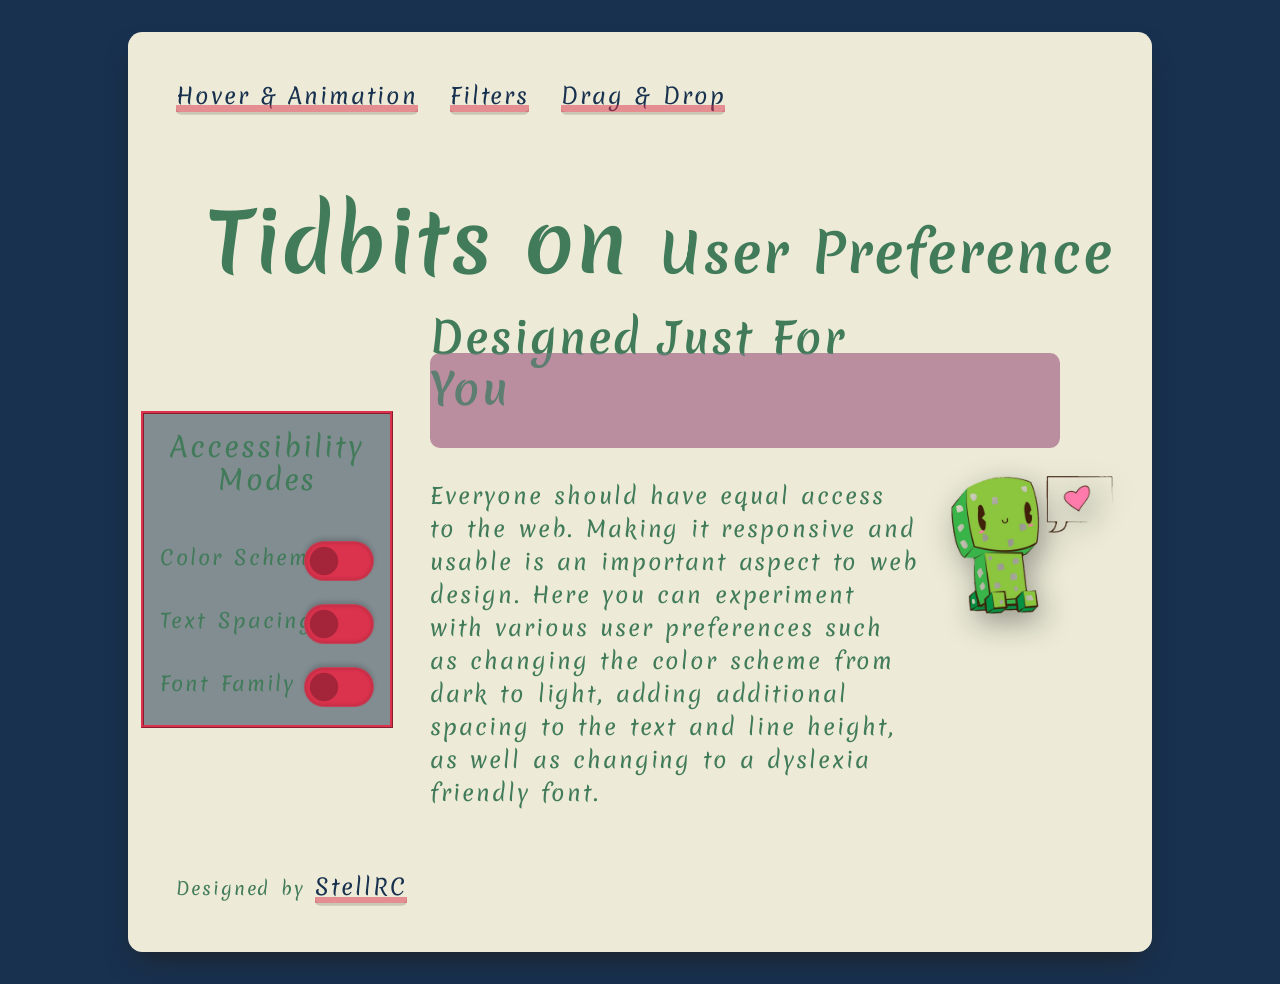
<file: index.html>
<!DOCTYPE html>
<html lang="en">
  <head>
    <meta charset="UTF-8" />
    <meta name="viewport" content="width=device-width, initial-scale=1.0" />
    <meta name="color-scheme" content="dark light" />
    <!-- Bootstrap -->
    <link
      href="https://cdn.jsdelivr.net/npm/bootstrap@5.3.5/dist/css/bootstrap.min.css"
      rel="stylesheet"
      integrity="sha384-SgOJa3DmI69IUzQ2PVdRZhwQ+dy64/BUtbMJw1MZ8t5HZApcHrRKUc4W0kG879m7"
      crossorigin="anonymous"
    />
    <script
      src="https://cdn.jsdelivr.net/npm/bootstrap@5.3.5/dist/js/bootstrap.bundle.min.js"
      integrity="sha384-k6d4wzSIapyDyv1kpU366/PK5hCdSbCRGRCMv+eplOQJWyd1fbcAu9OCUj5zNLiq"
      crossorigin="anonymous"
    ></script>
    <!-- Custom Google Font -->
    <link rel="preconnect" href="https://fonts.googleapis.com" />
    <link rel="preconnect" href="https://fonts.gstatic.com" crossorigin />
    <link
      href="https://fonts.googleapis.com/css2?family=Lexend:wght@100..900&family=Merienda:wght@300..900&family=Princess+Sofia&display=swap"
      rel="stylesheet"
    />
    <!-- Personal -->
    <link rel="stylesheet" href="styles/styles.css" />
    <script src="scripts/accessibility.js" defer></script>
    <title>Accessibility Tidbits | User Preference</title>
  </head>

  <body class="flex">
    <div class="primary-card-wrapper" id="tilt-card">
      <header class="primary-header flex">
        <!-- column reverse -->
        <h1>Tidbits on <br class="break" /><span> User Preference</span></h1>
        <nav class="primary-nav">
          <ul class="nav-list flex">
            <li>
              <a class="link-background" href="hover.html">Hover & Animation</a>
            </li>
            <li>
              <a class="link-background" href="filters.html">Filters</a>
            </li>
            <li>
              <a class="link-background" href="post.html">Drag & Drop</a>
            </li>
          </ul>
        </nav>
      </header>
      <main class="flex">
        <section class="card-content flex">
          <header>
            <h2>Designed Just For You</h2>
            <div class="mask-animation"></div>
          </header>
          <div>
            <p>
              Everyone should have equal access to the web. Making it responsive
              and usable is an important aspect to web design. Here you can
              experiment with various user preferences such as changing the
              color scheme from dark to light, adding additional spacing to the
              text and line height, as well as changing to a dyslexia friendly
              font.
            </p>
          </div>
        </section>
        <aside>
          <h3>Accessibility Modes</h3>
          <nav>
            <ul class="flex accessability-list">
              <li class="form-check form-switch toggle-wrapper flex">
                <label class="form-check-label" for="font">Font Family</label>
                <input
                  class="form-check-input toggle toggle-aria"
                  type="checkbox"
                  role="switch"
                  aria-checked="false"
                  id="font"
                  onclick="font(this.value)"
                />
              </li>
              <li class="form-check form-switch toggle-wrapper flex">
                <label class="form-check-label" for="space">Text Spacing</label>
                <input
                  class="form-check-input toggle toggle-aria"
                  type="checkbox"
                  aria-checked="false"
                  role="switch"
                  id="space"
                  onclick="space(this.value)"
                />
              </li>
              <li class="form-check form-switch toggle-wrapper flex">
                <label class="form-check-label" for="color">Color Scheme</label>
                <input
                  class="form-check-input toggle toggle-aria"
                  type="checkbox"
                  aria-checked="false"
                  role="switch"
                  id="color"
                  onclick="color(this.value)"
                />
              </li>
            </ul>
          </nav>
        </aside>
        <div
          class="primary-image background-image"
          role="img"
          aria-label="Hoverable image of a Minecraft Creeper with a love note"
          title="Creeper with a helpful tidbit"
        ></div>
      </main>
      <footer class="primary-footer">
        <small
          >Designed by
          <a href="https://github.com/stellRC" class="link-background"
            >StellRC</a
          ></small
        >
      </footer>
    </div>
  </body>
</html>

<!-- One large Card that can turn -->
</file>
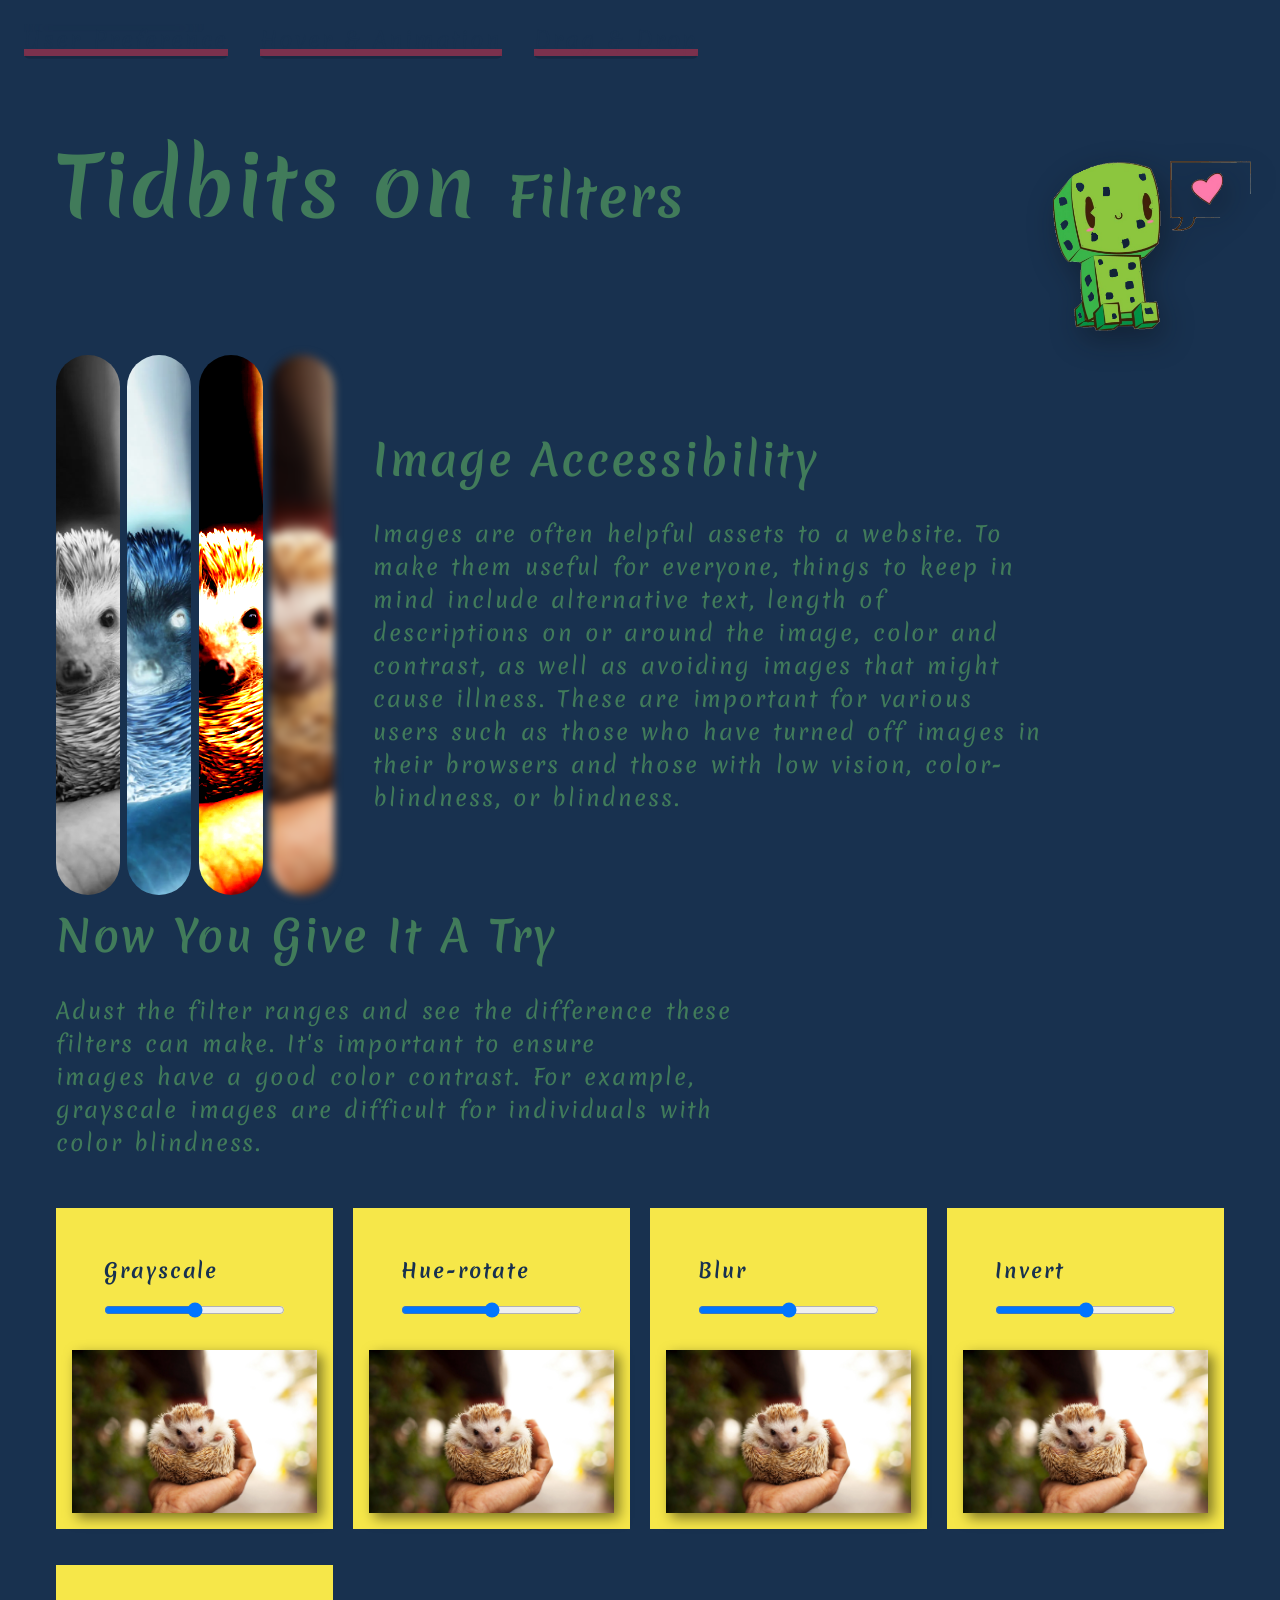
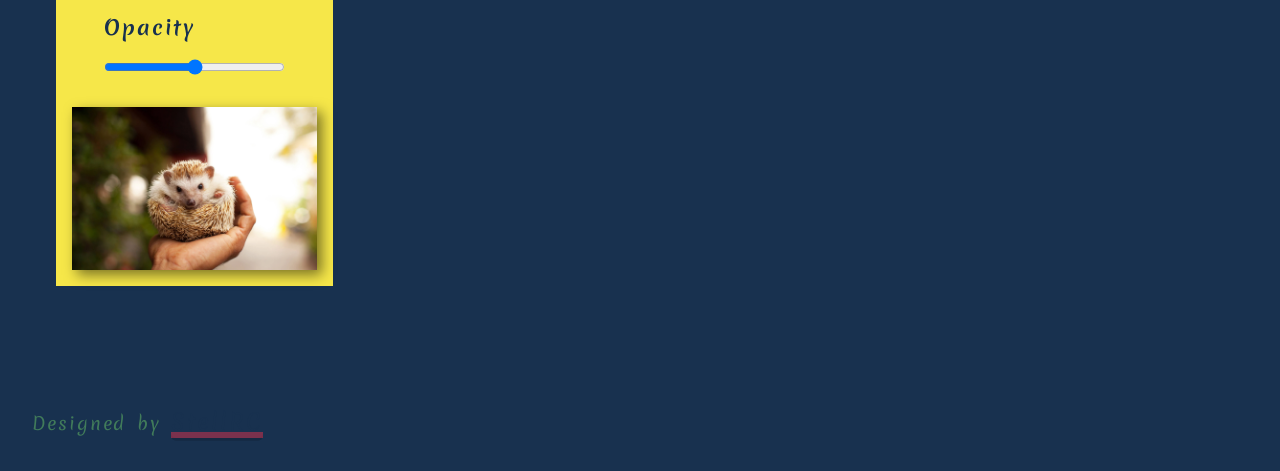
<file: filters.html>
<!DOCTYPE html>
<html lang="en">
  <head>
    <meta charset="UTF-8" />
    <meta name="viewport" content="width=device-width, initial-scale=1.0" />
    <meta name="color-scheme" content="dark light" />
    <!-- Bootstrap -->
    <link
      href="https://cdn.jsdelivr.net/npm/bootstrap@5.3.5/dist/css/bootstrap.min.css"
      rel="stylesheet"
      integrity="sha384-SgOJa3DmI69IUzQ2PVdRZhwQ+dy64/BUtbMJw1MZ8t5HZApcHrRKUc4W0kG879m7"
      crossorigin="anonymous"
    />
    <script
      src="https://cdn.jsdelivr.net/npm/bootstrap@5.3.5/dist/js/bootstrap.bundle.min.js"
      integrity="sha384-k6d4wzSIapyDyv1kpU366/PK5hCdSbCRGRCMv+eplOQJWyd1fbcAu9OCUj5zNLiq"
      crossorigin="anonymous"
    ></script>
    <!-- Custom Google Font -->
    <link rel="preconnect" href="https://fonts.googleapis.com" />
    <link rel="preconnect" href="https://fonts.gstatic.com" crossorigin />
    <link
      href="https://fonts.googleapis.com/css2?family=Lexend:wght@100..900&family=Merienda:wght@300..900&family=Princess+Sofia&display=swap"
      rel="stylesheet"
    />
    <!-- Personal -->
    <link rel="stylesheet" href="styles/styles.css" />
    <script src="scripts/slider.js" defer></script>
    <title>Accessibility Tidbits | Filters</title>
  </head>

  <body>
    <header class="primary-header flex p-4">
      <!-- column reverse -->
      <h1>Tidbits on <br /><span> Filters</span></h1>
      <nav class="primary-nav">
        <ul class="nav-list flex">
          <li>
            <a class="link-background" href="index.html">User Preference</a>
          </li>
          <li>
            <a class="link-background" href="hover.html">Hover & Animation</a>
          </li>
          <li>
            <a class="link-background" href="post.html">Drag & Drop</a>
          </li>
        </ul>
      </nav>
    </header>

    <main class="p-4">
      <section class="filter-container flex">
        <div>
          <header>
            <h2>Image Accessibility</h2>
          </header>
          <p>
            Images are often helpful assets to a website. To make them useful
            for everyone, things to keep in mind include alternative text,
            length of descriptions on or around the image, color and contrast,
            as well as avoiding images that might cause illness. These are
            important for various users such as those who have turned off images
            in their browsers and those with low vision, color-blindness, or
            blindness.
          </p>
          <br />
        </div>
        <ul class="filter-list">
          <li>
            <img
              class="filter-card"
              id="grayscale-example"
              src="img/hedgehog.webp"
              alt="grayscale filter hedgehog"
            />
          </li>
          <li>
            <img
              class="filter-card"
              id="invert-example"
              src="img/hedgehog.webp"
              alt="invert filter hedgehog"
            />
          </li>
          <li>
            <img
              class="filter-card"
              id="contrast-example"
              src="img/hedgehog.webp"
              alt="contrast filter hedgehog"
            />
          </li>
          <li>
            <img
              class="filter-card"
              id="blur-example"
              src="img/hedgehog.webp"
              alt="blur filter hedgehog"
            />
          </li>
        </ul>
      </section>
      <section>
        <hgroup>
          <h2>Now You Give It A Try</h2>
          <p>
            Adust the filter ranges and see the difference these filters can
            make. It's important to ensure images have a good color contrast.
            For example, grayscale images are difficult for individuals with
            color blindness.
          </p>
        </hgroup>
        <ul class="filter-adjust-list grid">
          <li>
            <figure class="filter-card-wrapper">
              <figcaption>
                <label for="grayscale-adjust">Grayscale</label>
                <input
                  class="adjust-input"
                  name="grayscale"
                  id="grayscale-adjust"
                  data-name="grayscale"
                  data-type="%"
                  type="range"
                />
              </figcaption>
              <img
                class="filter-adjust"
                id="grayscale"
                src="img/hedgehog.webp"
                alt="adjustable grayscale filter hedgehog"
              />
            </figure>
          </li>
          <li>
            <figure class="filter-card-wrapper">
              <figcaption>
                <label for="hue-rotate-adjust">Hue-rotate</label>
                <input
                  class="adjust-input"
                  name="hue-rotate"
                  id="hue-rotate-adjust"
                  data-name="hue-rotate"
                  data-type="deg"
                  type="range"
                />
              </figcaption>
              <img
                class="filter-adjust"
                id="hue-rotate"
                src="img/hedgehog.webp"
                alt="adjustable hue-rotate filter hedgehog"
              />
            </figure>
          </li>
          <li>
            <figure class="filter-card-wrapper">
              <figcaption>
                <label for="blur-adjust">Blur</label>
                <input
                  class="adjust-input"
                  name="blur"
                  id="blur-adjust"
                  data-name="blur"
                  data-type="px"
                  type="range"
                />
              </figcaption>
              <img
                class="filter-adjust"
                id="blur"
                src="img/hedgehog.webp"
                alt="adjustable blur filter hedgehog"
              />
            </figure>
          </li>
          <li>
            <figure class="filter-card-wrapper">
              <figcaption>
                <label for="invert-adjust">Invert</label>
                <input
                  class="adjust-input"
                  name="invert"
                  id="invert-adjust"
                  data-type="%"
                  data-name="invert"
                  type="range"
                />
              </figcaption>
              <img
                class="filter-adjust"
                id="invert"
                src="img/hedgehog.webp"
                alt="adjustable invert filter hedgehog"
              />
            </figure>
          </li>
          <li>
            <figure class="filter-card-wrapper">
              <figcaption>
                <label for="opacity-adjust">Opacity</label>
                <input
                  class="adjust-input"
                  name="opacity"
                  id="opacity-adjust"
                  data-type="%"
                  data-name="opacity"
                  type="range"
                />
              </figcaption>
              <img
                class="filter-adjust"
                id="opacity"
                src="img/hedgehog.webp"
                alt="adjustable opacity filter hedgehog"
              />
            </figure>
          </li>
        </ul>
      </section>
    </main>
    <footer class="primary-footer">
      <div
        class="primary-image background-image header-image"
        role="img"
        aria-label="Hoverable image of a Minecraft Creeper with a love note"
        title="Creeper with a helpful tidbit"
      ></div>
      <small
        >Designed by
        <a href="https://github.com/stellRC" class="link-background"
          >StellRC</a
        ></small
      >
    </footer>
  </body>
</html>
</file>
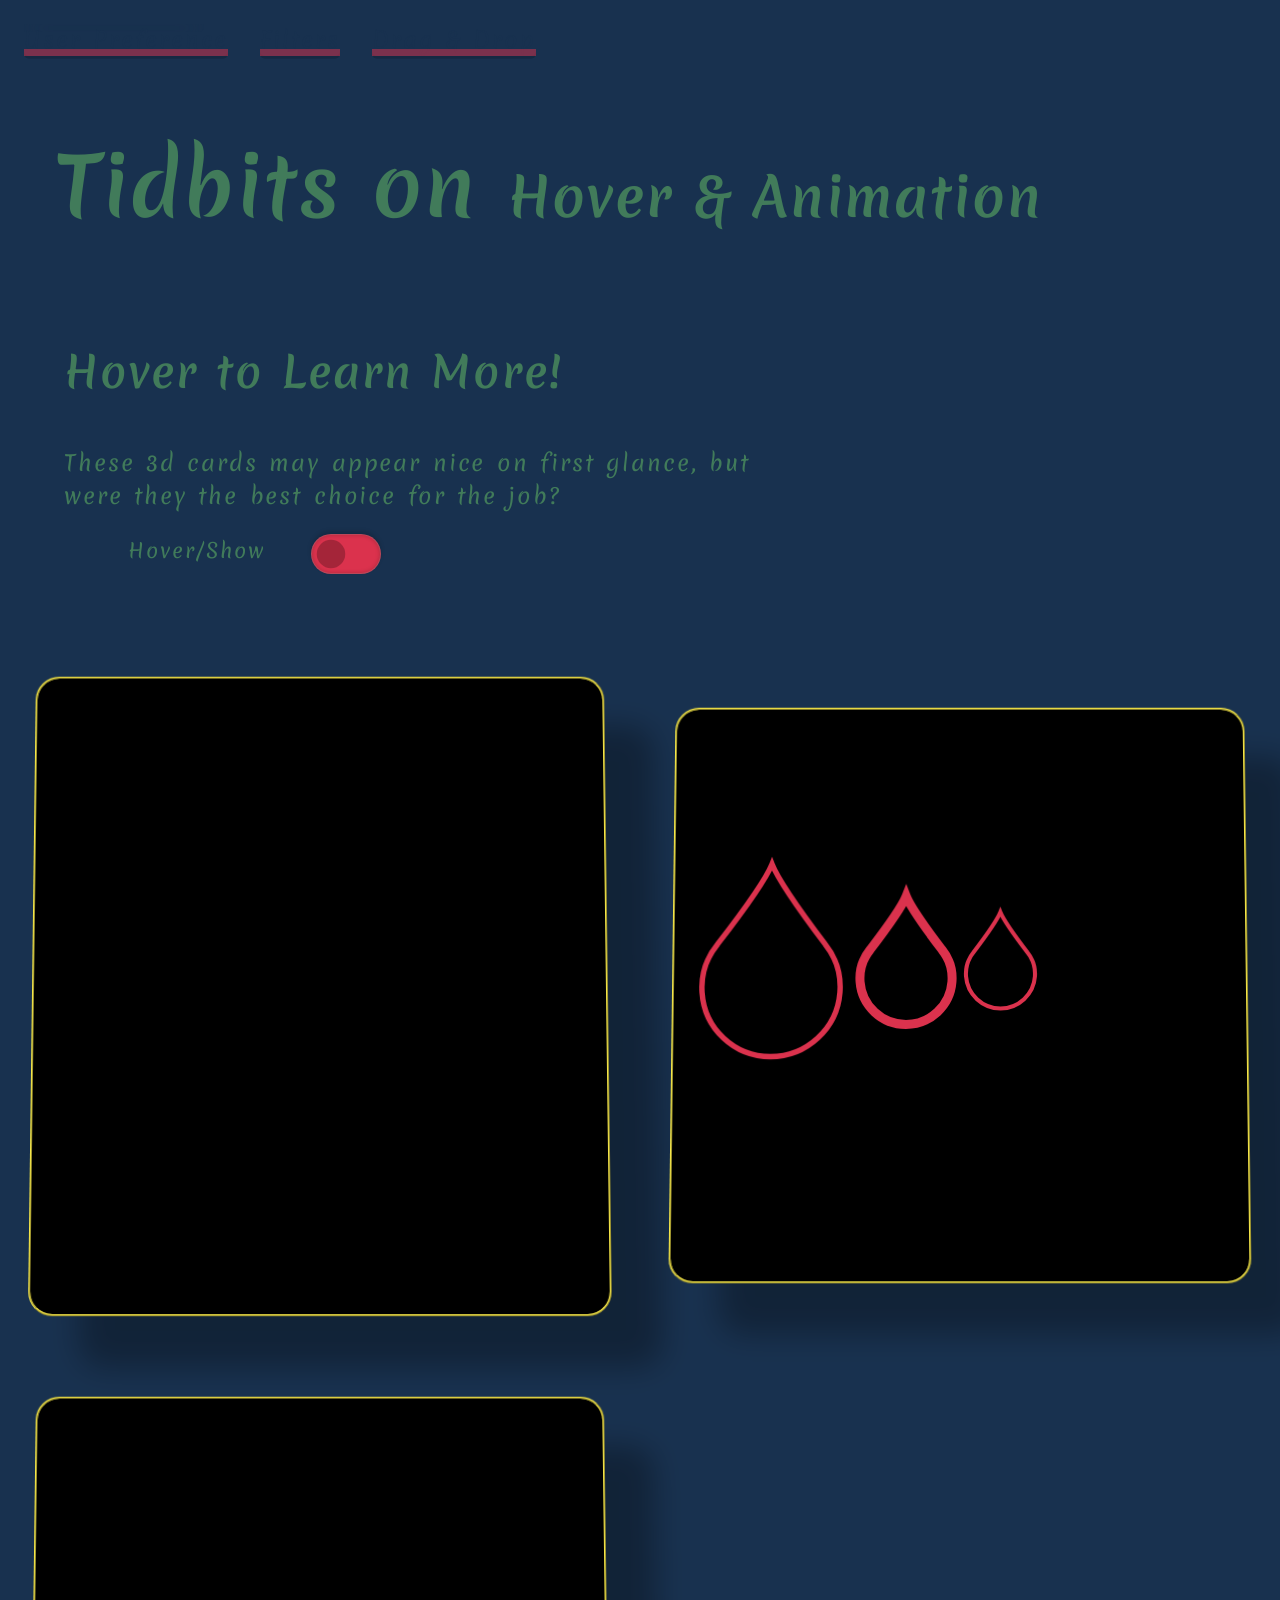
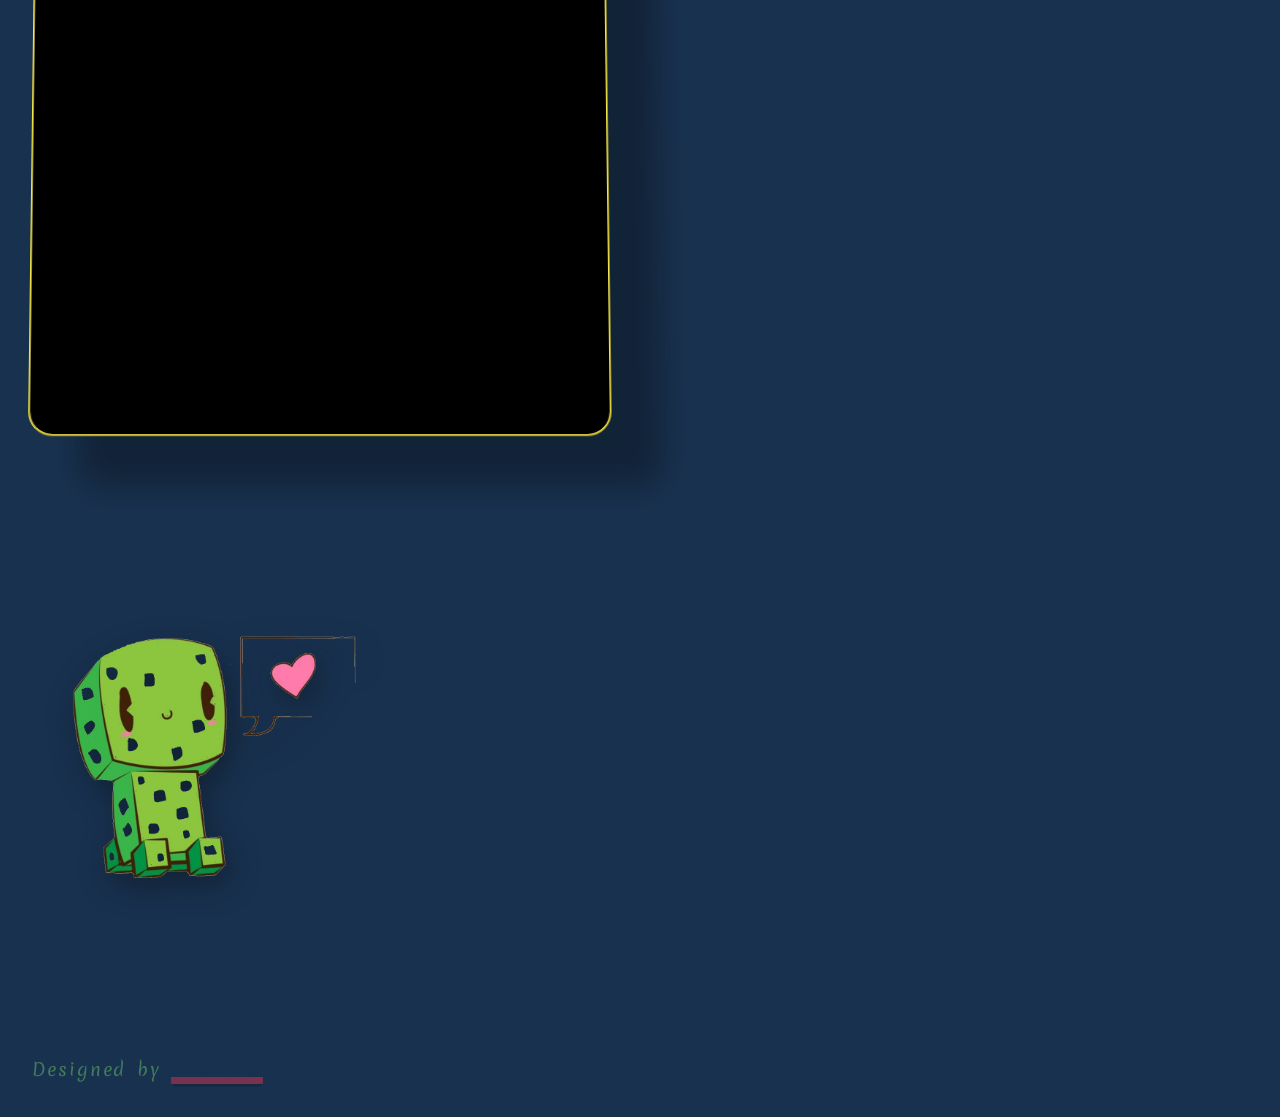
<file: hover.html>
<!DOCTYPE html>
<html lang="en">
  <head>
    <meta charset="UTF-8" />
    <meta name="viewport" content="width=device-width, initial-scale=1.0" />
    <meta name="color-scheme" content="dark light" />
    <!-- Bootstrap -->
    <link
      href="https://cdn.jsdelivr.net/npm/bootstrap@5.3.5/dist/css/bootstrap.min.css"
      rel="stylesheet"
      integrity="sha384-SgOJa3DmI69IUzQ2PVdRZhwQ+dy64/BUtbMJw1MZ8t5HZApcHrRKUc4W0kG879m7"
      crossorigin="anonymous"
    />
    <script
      src="https://cdn.jsdelivr.net/npm/bootstrap@5.3.5/dist/js/bootstrap.bundle.min.js"
      integrity="sha384-k6d4wzSIapyDyv1kpU366/PK5hCdSbCRGRCMv+eplOQJWyd1fbcAu9OCUj5zNLiq"
      crossorigin="anonymous"
    ></script>
    <!-- Custom Google Font -->
    <link rel="preconnect" href="https://fonts.googleapis.com" />
    <link rel="preconnect" href="https://fonts.gstatic.com" crossorigin />
    <link
      href="https://fonts.googleapis.com/css2?family=Lexend:wght@100..900&family=Merienda:wght@300..900&family=Princess+Sofia&display=swap"
      rel="stylesheet"
    />
    <!-- Personal -->
    <link rel="stylesheet" href="styles/styles.css" />
    <script src="scripts/accessibility.js" defer></script>
    <title>Accessibility Tidbits | Hover & Animation</title>
  </head>
  <body>
    <header class="primary-header flex p-4">
      <!-- column reverse -->
      <h1>Tidbits on <br /><span> Hover & Animation</span></h1>
      <nav class="primary-nav">
        <ul class="nav-list flex">
          <li>
            <a class="link-background" href="index.html">User Preference</a>
          </li>
          <li>
            <a class="link-background" href="filters.html">Filters</a>
          </li>
          <li>
            <a class="link-background" href="post.html">Drag & Drop</a>
          </li>
        </ul>
      </nav>
    </header>

    <main class="hover-content" id="hover">
      <section class="description-text-content">
        <header><h2>Hover to Learn More!</h2></header>
        <p>
          These 3d cards may appear nice on first glance, but were they the best
          choice for the job?
        </p>

        <div class="form-check form-switch toggle-wrapper flex hover-toggle">
          <label class="form-check-label" for="hover-input">Hover/Show</label>
          <input
            class="form-check-input toggle toggle-aria"
            type="checkbox"
            role="switch"
            aria-checked="false"
            name="hover"
            id="hover-input"
            onclick="hover(this.value)"
          />
        </div>
      </section>
      <section class="grid-container">
        <ul class="grid grid-wrapper">
          <li class="card-wrapper">
            <figure class="grid-card pixel-rain background-image flex">
              <figcaption class="face face-content">
                <h3>Animated Rain</h3>
                <p>
                  When designing a site, it is important to keep in mind that
                  even though you get a kick out of animation, your users might
                  prefer reduced motion. The "prefer reduced motion" media query
                  is helpful in this case.
                </p>
              </figcaption>

              <div
                class="pixel-rain background-image grid-card-image"
                role="img"
                aria-label="Animated pixel art rain"
                title="Animated Rainfall"
              ></div>
            </figure>
          </li>
          <li class="card-wrapper">
            <figure
              class="grid-card plain background-image flex"
              id="info-card"
            >
              <figcaption class="face face-content">
                <h3>Raindrops</h3>
                <p>
                  Color contrast is important if you want everyone to be able to
                  appreciate your design choices.
                </p>
              </figcaption>
              <div class="flex">
                <svg
                  width="30%"
                  viewbox="0 0 30 42"
                  name="raindrop"
                  role="img"
                  aria-label="raindrop hover card"
                  alt="raindrop"
                >
                  <path
                    fill="transparent"
                    stroke="#000"
                    stroke-width="1"
                    d="M15 3
                                         Q16.5 6.8 25 18
                                         A12.8 12.8 0 1 1 5 18
                                         Q13.5 6.8 15 3z"
                  />
                </svg>
                <svg
                  width="20%"
                  viewbox="0 0 30 42"
                  name="raindrop"
                  role="img"
                  aria-label="raindrop hover card"
                  alt="raindrop"
                >
                  <path
                    fill="transparent"
                    stroke="#000"
                    stroke-width="2.5"
                    d="M15 3
                                         Q16.5 6.8 25 18
                                         A12.8 12.8 0 1 1 5 18
                                         Q13.5 6.8 15 3z"
                  />
                </svg>
                <svg
                  width="15%"
                  viewbox="0 0 30 42"
                  name="raindrop"
                  role="img"
                  aria-label="raindrop hover card"
                  alt="raindrop"
                >
                  <path
                    fill="transparent"
                    stroke="#000"
                    stroke-width="1.5"
                    d="M15 3
                                         Q16.5 6.8 25 18
                                         A12.8 12.8 0 1 1 5 18
                                         Q13.5 6.8 15 3z"
                  />
                </svg>
              </div>
            </figure>
          </li>
          <li class="card-wrapper">
            <figure class="grid-card still-rain background-image flex">
              <figcaption class="face face-content">
                <h3>Still Rain</h3>
                <p>
                  Hovering is one of the basic functions in web design. However,
                  important information or controls are often hidden behind
                  hovering and are incredibly difficult to access for technology
                  such as voice dictation. Having a toggle for clicking, rather
                  than hovering, or abstaining from hiding important features,
                  could prove immensely helpful.
                </p>
              </figcaption>

              <div
                class="still-rain background-image grid-card-image"
                role="img"
                aria-label="rain effect without animation"
                title="Fox in the rain"
              ></div>
            </figure>
          </li>
        </ul>
      </section>
    </main>
    <footer class="primary-footer">
      <div
        class="primary-image background-image"
        role="img"
        aria-label="Hoverable image of a Minecraft Creeper with a love note"
        title="Creeper with a helpful tidbit"
      ></div>
      <small
        >Designed by
        <a href="https://github.com/stellRC" class="link-background"
          >StellRC</a
        ></small
      >
    </footer>
  </body>
</html>
</file>
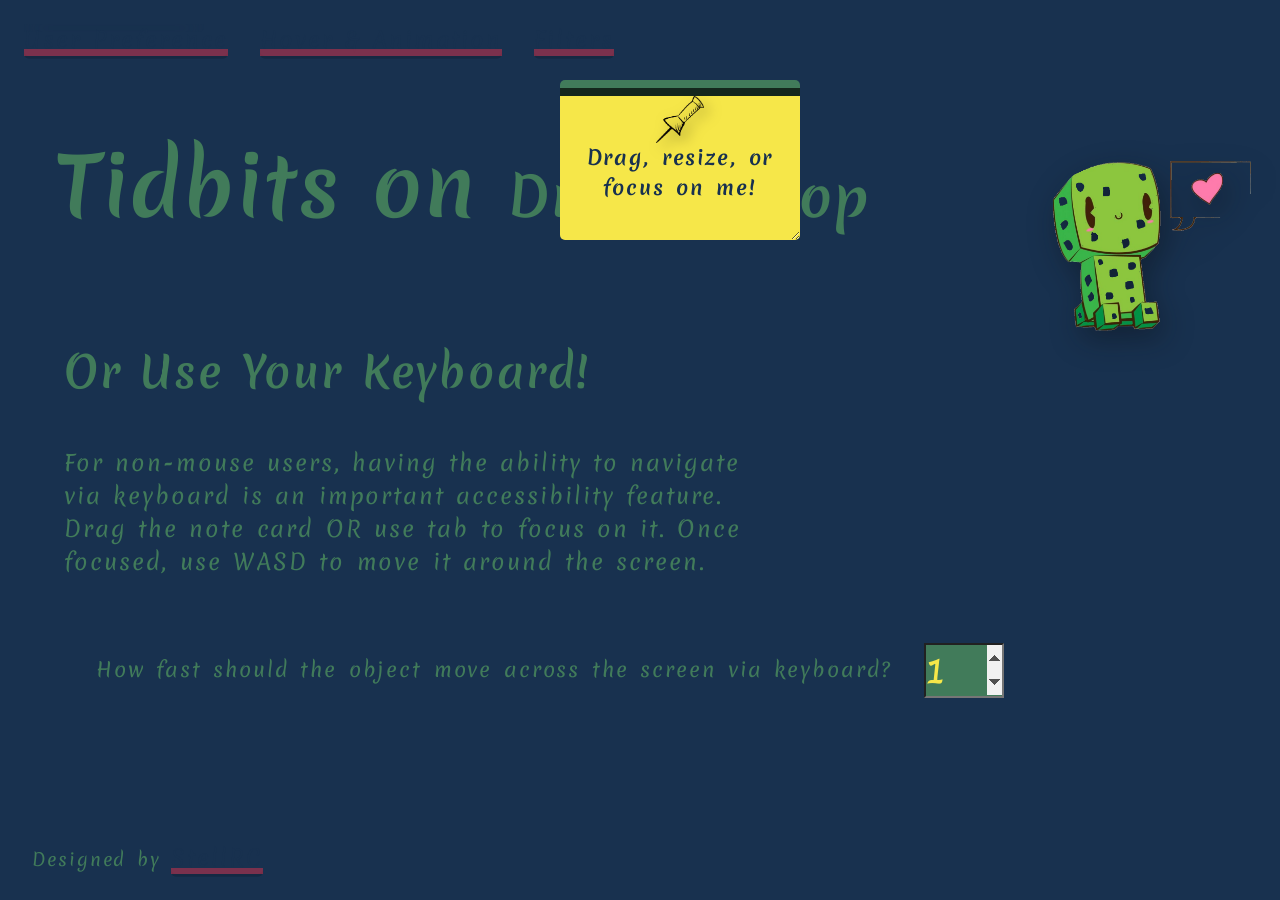
<file: post.html>
<!DOCTYPE html>
<html lang="en">
  <head>
    <meta charset="UTF-8" />
    <meta name="viewport" content="width=device-width, initial-scale=1.0" />
    <meta name="color-scheme" content="dark light" />
    <!-- Bootstrap -->
    <link
      href="https://cdn.jsdelivr.net/npm/bootstrap@5.3.5/dist/css/bootstrap.min.css"
      rel="stylesheet"
      integrity="sha384-SgOJa3DmI69IUzQ2PVdRZhwQ+dy64/BUtbMJw1MZ8t5HZApcHrRKUc4W0kG879m7"
      crossorigin="anonymous"
    />
    <script
      src="https://cdn.jsdelivr.net/npm/bootstrap@5.3.5/dist/js/bootstrap.bundle.min.js"
      integrity="sha384-k6d4wzSIapyDyv1kpU366/PK5hCdSbCRGRCMv+eplOQJWyd1fbcAu9OCUj5zNLiq"
      crossorigin="anonymous"
    ></script>
    <!-- Custom Google Font -->
    <link rel="preconnect" href="https://fonts.googleapis.com" />
    <link rel="preconnect" href="https://fonts.gstatic.com" crossorigin />
    <link
      href="https://fonts.googleapis.com/css2?family=Lexend:wght@100..900&family=Merienda:wght@300..900&family=Princess+Sofia&display=swap"
      rel="stylesheet"
    />
    <!-- Personal -->
    <link rel="stylesheet" href="styles/styles.css" />
    <script src="scripts/note-card.js" defer></script>
    <title>Accessibility Tidbits | Drag & Drop</title>
  </head>

  <body>
    <header class="primary-header flex p-4">
      <!-- column reverse -->
      <h1>Tidbits on <br /><span> Drag & Drop</span></h1>
      <nav class="primary-nav">
        <ul class="nav-list flex">
          <li>
            <a class="link-background" href="index.html">User Preference</a>
          </li>
          <li>
            <a class="link-background" href="hover.html">Hover & Animation</a>
          </li>
          <li>
            <a class="link-background" href="filters.html">Filters</a>
          </li>
        </ul>
      </nav>
    </header>
    <main>
      <section class="description-text-content">
        <header>
          <h2>Or Use Your Keyboard!</h2>
        </header>
        <div>
          <p>
            For non-mouse users, having the ability to navigate via keyboard is
            an important accessibility feature. Drag the note card OR use tab to
            focus on it. Once focused, use WASD to move it around the screen.
          </p>
          <div class="flex counter-wrapper">
            <label for="move-counter"
              >How fast should the object move across the screen via
              keyboard?</label
            >
            <input
              type="number"
              name="move-counter"
              id="move-counter"
              placeholder="1"
              min="1"
              width="10"
              onchange="moveCounter(this.value)"
            />
          </div>
        </div>
      </section>
      <section class="post-main">
        <div class="note-container">
          <div class="note-card" tabindex="0" aria-live="polite">
            <img
              class="pushpin"
              src="img/pushpin.png"
              alt="note-card pushpin, not user interactive"
            />
            <span data-alt="">
              <span> Drag, resize, or focus on me!</span>
            </span>
            <span data-alt="Sorry! I currently only work on desktop.">
              <span> </span>
            </span>
          </div>
        </div>
      </section>
    </main>
    <footer class="primary-footer">
      <div
        class="primary-image background-image header-image"
        role="img"
        aria-label="Hoverable image of a Minecraft Creeper with a love note"
        title="Creeper with a helpful tidbit"
      ></div>
      <small
        >Designed by
        <a href="https://github.com/stellRC" class="link-background"
          >StellRC</a
        ></small
      >
    </footer>
  </body>
</html>
</file>
<file: styles/styles.css>
:root {
  color-scheme: dark light;
  --background-color: rgba(65, 123, 90, 0.5);
  --body-color: rgba(24, 49, 79, 1);
  --text-color: rgba(237, 235, 215, 1);
  --link-color: lab(90.7% -7.16 73.91);
  --border-color: lab(90.7% -7.16 73.91);
  --highlight-color: rgba(24, 49, 79, 1);
  --aside: rgba(24, 49, 79, 0.5);
  /* Colors */
  --background-card: rgba(24, 49, 79, 0.5);
  --green: rgba(65, 123, 90, 1);
  --pink: rgba(219, 50, 77, 1);
  --yellow: lab(90.7% -7.16 73.91);
  --black: rgba(0, 0, 0, 0);
  --blue: rgba(24, 49, 79, 1);
  /* Font Size */
  /* Source: https://utopia.fyi/ 
     I've used this site for a couple of projects and find that their calculations are usually spot on with minimal number of adjustments needed. 
     I considered using bootstrap for responsive text sizes, but I prefer having more control as font size can often get complicated across different view ports*/
  --font-base: clamp(1.25rem, 1.2065rem + 0.2174vw, 1.375rem);
  --font-100: clamp(1.5rem, 1.4239rem + 0.3804vw, 1.7188rem);
  --font-200: clamp(1.8rem, 1.6788rem + 0.606vw, 2.1484rem);
  --font-300: clamp(2.16rem, 1.9772rem + 0.914vw, 2.6855rem);
  --font-400: clamp(2.592rem, 2.3259rem + 1.3303vw, 3.3569rem);
  --font-500: clamp(3.1104rem, 2.7327rem + 1.8883vw, 4.1962rem);
  --font-600: clamp(5.1104rem, 2.7327rem + 1.8883vw, 6.1962rem);

  /* Font Weight */
  --weight-400: 400;
  --weight-500: 500;
  --weight-600: 600;
  --weight-700: 700;
  --weight-800: 800;
  --weight-900: 900;

  --font-family: "Merienda", cursive;
}

/* User Preference Light Mode */
:root.light {
  --text-color: rgba(65, 123, 90, 1);
  --background-color: rgba(237, 235, 215, 1);
  --link-color: rgba(24, 49, 79, 1);
  --border-color: rgba(219, 50, 77, 1);
  --aside: rgb(255, 229, 76, 0.2);
}

/* Both fonts were sourced from google fonts. However, I stumbled across the dyslexia friendly font in this article:  https://reciteme.com/us/news/dyslexia-friendly-fonts/ */
:root.font {
  --font-family: "Lexend", sans-serif;
}

/* RESET */

* {
  padding: 0;
  margin: 0;
}

ul {
  list-style-type: none;
}

a {
  text-decoration: none;
}

img {
  display: block;
  max-width: 100%;
  filter: drop-shadow(0.35rem 0.35rem 0.4rem rgba(0, 0, 0, 0.5));
}

p {
  max-width: 50ch;
  text-wrap: pretty;
}

body {
  overflow-x: hidden;
}

/* TYPE */

body {
  --letter-space: 0.12rem;
  --word-spacing: 0.16rem;
  --line-height: 1.5;

  font-size: 20px;
  font-family: var(--font-family);
  font-optical-sizing: auto;
  font-style: normal;
  font-weight: var(--weight-400);

  letter-spacing: var(--letter-space);
  word-spacing: var(--word-spacing);
  line-height: var(--line-height);
}

h1 {
  font-size: var(--font-600);
  font-weight: var(--weight-700);
}

h1 span {
  font-size: var(--font-400);
  font-weight: var(--weight-700);
}

h2 {
  font-size: var(--font-300);
  font-weight: var(--weight-600);

  margin-bottom: 2rem;
}

h3 {
  font-size: var(--font-100);
  font-weight: var(--weight-400);
}

p,
a {
  font-size: var(--font-base);
  font-weight: var(--weight-400);
}

button {
  font-size: var(--font-100);
  font-weight: var(--font-500);
}

/* Accessability */

.visually-hidden {
  border-width: 0 !important;
  clip: rect(1px, 1px, 1px, 1px) !important;
  height: 1px !important;
  overflow: hidden !important;
  padding: 0 !important;
  position: absolute !important;
  white-space: nowrap !important;
  width: 1px !important;
}

.dyslexic-mode {
  --d-letter-spacing: 0.35ch;
  --d-word-spacing: 1.225ch;
  --d-line-height: 2;

  font-optical-sizing: auto;
  font-weight: 400;
  font-style: normal;
  letter-spacing: var(--d-letter-spacing);
  word-spacing: var(--d-word-spacing);
  font-variant-ligatures: none;
  line-height: var(--d-line-height);
}

/* Buttons and Links */

.select-button {
  padding: 13px 20px 13px;
  outline: 0;
  border: 1px solid black;
  cursor: pointer;
  position: relative;
  user-select: none;
  -webkit-user-select: none;
  touch-action: manipulation;
}

.select-button::after {
  content: "";
  width: 100%;
  z-index: -1;
  position: absolute;
  height: 100%;
  top: 7px;
  left: 7px;
  transition: 0.2s;
}

.select-button:hover:after {
  top: 0px;
  left: 0px;
}

.link-background {
  -webkit-box-shadow: 0 0.125em 0.5em rgba(0, 0, 0, 0.15);
  box-shadow: 0 0.125em 0 rgba(0, 0, 0, 0.15);
  backdrop-filter: blur(12px);
  -webkit-backdrop-filter: blur(12px);
  background-color: inherit;
  border-radius: 5px;

  color: var(--link-color);
}

.link-background:focus:before,
.link-background:hover:before {
  opacity: 0.3;
}

.link-background::after {
  content: "";
  position: absolute;
  bottom: 0;
  height: 0.3em;
  background-color: var(--pink);
  opacity: 0.5;
  transition: opacity 300ms, transform 300ms, background-color 300ms;
  width: 100%;
  left: 0;
}

.link-background:hover,
.link-background:focus {
  color: var(--link-color);
}

/* .link-background:hover {
  background-color: var(--highlight-color);
} */

.link-background:focus {
  background-color: var(--pink);
}

.link-background:hover::after,
.link-background:focus::after {
  opacity: 1;
  transform: translate3d(0em, 0.1em, 0em);
}

.select-button:focus-visible {
  background-color: var(--pink);
}

.select-button:focus:not(:focus-visible) {
  outline: none;
  box-shadow: 1px 1px 5px rgba(1, 1, 0, 0.7);
  background-color: var(--pink);
}

.toggle {
  border: 0.5px solid rgba(117, 117, 117, 0.31);
  box-shadow: inset 0px 0px 4px 0px rgba(0, 0, 0, 0.2),
    0 -3px 4px rgba(0, 0, 0, 0.15);
  background-color: var(--pink) !important;
  width: 4em !important;
  height: 2em;
}

.toggle:checked {
  background-color: var(--blue) !important;
}

.toggle-wrapper {
  flex-direction: row-reverse;
  justify-content: space-between;
  padding: 0;
}

/* Utility */

.flex {
  display: flex;
}

.grid {
  display: grid;
}

.col-center {
  flex-direction: column-reverse;
  align-items: center;
}

.background-image {
  background-position: center;
  background-size: contain;
  background-repeat: no-repeat;
}

/* Site-Wide */

/* Dark appearance*/
body {
  background-color: var(--body-color);
  color: var(--text-color);
  min-height: 100svh;
}

.primary-footer {
  margin: 2rem;
}

body:has(.primary-card-wrapper) {
  justify-content: center;
  align-items: center;
}

.primary-card-wrapper {
  width: 80vw;

  margin-block: 2rem;

  padding: 1rem;

  overflow: hidden;
  position: relative;
  transition: all 300ms;

  box-shadow: -1px 15px 30px -12px rgb(32, 32, 32);
  border-radius: 0.9rem;
  background-color: var(--background-color);
  backdrop-filter: blur(10px);
}

.primary-card-wrapper:hover {
  box-shadow: 0 16px 32px rgba(0, 0, 0, 0.2);
}

.primary-header {
  --header-gap: 2rem;
  flex-direction: column-reverse;
  align-items: flex-start;
  justify-content: space-evenly;
  gap: var(--header-gap);
  /* padding-top: 2rem; */
  min-height: 100vh;
  /* margin-inline: 2rem; */
}

.card-content h2 {
  /* color: var(--yellow); */
  color: var(--text-color);
}

.primary-image {
  background-image: url("/img/creeper-letter.png");
  width: 30%;
  min-height: 60vh;
  order: 3;
  flex-grow: 5;

  transform: translate(0, -1.5rem);
  transition: transform 500ms ease-in-out;
  filter: drop-shadow(5px 10px 15px rgba(8, 9, 13, 0.4));
}

.primary-image:hover {
  transform: rotate(-20deg) scale(1.05);
}

.primary-card-wrapper main {
  --card-gap: 0.5rem;
  justify-content: space-evenly;
  align-items: center;

  gap: var(--card-gap);
}

.card-content {
  --content-gap: 2rem;
  gap: var(--content-gap);
  flex-direction: column;
  align-content: space-between;
  order: 2;
}

.primary-card-wrapper aside {
  order: 1;

  margin-right: 2rem;
  outline: 3px ridge var(--border-color);
  text-align: center;
  padding: 1rem;
  width: fit-content;
  z-index: 2000;
  background-color: var(--aside);
}

.primary-nav .nav-list {
  --nav-gap: 2rem;
  flex-direction: column;

  gap: var(--nav-gap);
  padding: 0 !important;
}

.accessability-list {
  --label-gap: 1rem;
  flex-direction: column-reverse;
  margin: 0;
  justify-content: flex-start;
  gap: var(--label-gap);
  padding: 0;
  padding-top: 2rem;
}

/* Hover & Animation */

.grid-wrapper {
  --card-width: 40vw;
  grid-template-columns: repeat(auto-fit, minmax(500px, 1fr));

  gap: var(--grid-gap), 2rem;
  padding: 0 !important;
}

.grid-card {
  border-radius: 1.5rem;
  height: fit-content;

  aspect-ratio: 16 / 16;
  box-shadow: 50px 50px 30px rgba(0, 0, 0, 0.3);
  transform: rotateX(2deg);

  transition: all 1s ease-in-out;

  flex-direction: column-reverse;
  justify-content: center;
  padding: 1rem;
  border: 2px ridge var(--yellow);
  background-color: black;
}

.grid-card-image {
  width: 100%;
  height: 100%;

  top: 0;
}

.pixel-rain {
  background-size: cover;
  background-image: url("https://media1.giphy.com/media/v1.Y2lkPTc5MGI3NjExcjA3NjNucnB0bDQzcXJyYmM5Zmpvam8wNW4wMGJyY3hvZjM5bGlpNiZlcD12MV9pbnRlcm5hbF9naWZfYnlfaWQmY3Q9Zw/lSzQjkthGS1gc/giphy.gif");
}

.still-rain {
  position: relative;
  background-size: cover;
  background-image: url("https://img.freepik.com/premium-photo/fox-sits-rock-umbrella-rain_783884-35330.jpg");
}

.still-rain::before {
  opacity: 0.5;
  content: "";
  position: absolute;
  top: 0;
  left: 0;
  width: 100%;
  height: 100%;
  background-size: cover;
  background-image: url("https://media.geeksforgeeks.org/wp-content/uploads/20200828184719/rain-300x300.png");
}

.still-rain:hover {
  background-image: none;
}

.card-wrapper {
  display: grid;
  place-content: center;
  inset: 0;
  transform-style: preserve-3d;
  perspective: 800px;
  padding: 2rem;
}

.grid-card:hover {
  transform: rotateX(-10deg);
}

.card-wrapper:has(.grid-card:hover) {
  z-index: 10;
}

.face-content {
  height: 0;
  opacity: 0;
  padding: 2rem;
  width: 100%;

  background-color: var(--blue);
  border-radius: 15px;
}

path {
  stroke: var(--pink);
}

.hover-content .grid-card:hover .face-content {
  height: fit-content;
  opacity: 1;
}
.hover-content .grid-card:hover .grid-card-image,
.show-content .grid-card-image {
  display: none;
}

.face-content-click {
  background-color: var(--blue);
  height: fit-content;
  opacity: 1;
}

.description-text-content {
  padding-inline: 2rem;
}
input[type="number"] {
  width: 80px;
  background-color: var(--green);
  color: var(--text-color);
  font-size: var(--font-200);
  margin: 1rem;
}

/* Always show arrows */
input[type="number"]::-webkit-inner-spin-button,
input[type="number"]::-webkit-outer-spin-button {
  opacity: 1;
}

::placeholder {
  color: var(--yellow);
  opacity: 1;
}

.counter-wrapper {
  align-items: center;
  justify-content: flex-start;
  gap: 1rem;
}

.description-text-content h2 {
  padding-block: 0.5rem;
  padding-bottom: 1rem;
  text-align: center;
}

/* Filters */

.filter-list {
  display: flex;
  flex-direction: row;
}

.filter-card {
  width: 5vw;
  height: 60vh;
  object-fit: cover;
  border-radius: 40px;
  margin-right: 10px;
  cursor: pointer;

  transition: width 0.5s ease-in-out;
}

.filter-card:hover {
  transform: translateY(-10px);
}

.filter-container {
  padding-top: 4rem;
  width: 80vw;
  flex-direction: row-reverse;
  justify-content: space-between;
  align-items: center;
  gap: 2rem;
}

hgroup {
  padding-inline: 2rem;
}

#grayscale-example {
  filter: grayscale(1);
}

#invert-example {
  filter: invert(var(--value, 100%));
}

#contrast-example {
  filter: contrast(var(--value, 5));
  --value: 4;
}

#blur-example {
  filter: blur(var(--value, 1rem));
  --value: 4px;
}

.filter-adjust-list {
  padding: 2rem;
  grid-template-columns: repeat(auto-fill, minmax(250px, 1fr));

  gap: 20px;
}

.filter-card-wrapper {
  background-color: var(--yellow);
  color: var(--blue);
  font-weight: bold;
  padding: 1rem;
}

.filter-card-wrapper figcaption {
  display: flex;
  flex-direction: column;
  padding: 2rem;
  gap: 1rem;
}

/* Drag & Drop  */

.note-container {
  background-size: 4em 4em;

  overflow: hidden;
  color: var(--blue);
}

.note-card {
  width: 15rem;
  height: 10rem;
  background-color: var(--yellow);
  overflow: auto;
  border-radius: 5px;
  cursor: pointer;
  position: fixed;
  /* user-select: none; */
  text-align: center;

  resize: both;
  max-width: 20rem;
  max-height: 15rem;

  right: 3rem;
  top: 5rem;
  color: var(--blue);
  font-weight: var(--weight-700);
  border-top: 1rem ridge var(--green);
}

.note-card span {
  user-select: none;
}

.note-yellow {
  background-color: var(--yellow);
}

.pushpin {
  width: 20%;
  margin: 0 auto;
  user-select: none;
}

.note-input {
  background-color: inherit;
  width: 100%;
  height: 100%;
  border: none;
  padding: 1rem 0;
}

/* Trigger animation only if no preference on motion stated */
@media (prefers-reduced-motion: no-preference) {
  html {
    interpolate-size: allow-keywords;
  }

  .mask-animation {
    animation: maskMove 5s ease-out reverse;
  }
}

/* User prefers light appearance */
@media (prefers-color-scheme: light) {
  :root {
    --text-color: rgba(65, 123, 90, 1);
    --background-color: rgba(237, 235, 215, 1);
    --link-color: rgba(24, 49, 79, 1);
    --border-color: rgba(219, 50, 77, 1);
  }
}

/* Note card remains unmovable in mobile */
@media screen and (max-width: 35em) {
  .note-card {
    position: static;
    margin: 2rem;
  }

  [data-alt] > span {
    display: none;
  }

  [data-alt]::before {
    content: attr(data-alt);
  }
}

@media screen and (max-width: 60em) {
  .primary-card-wrapper {
    margin-block: 2rem;
  }

  .primary-header h1 {
    margin-left: 0;
  }

  .primary-card-wrapper main {
    --card-gap: 2rem;
    flex-direction: column;
  }

  .primary-card-wrapper aside {
    order: 2;
    margin-right: 0;
  }

  .card-content {
    order: 1;
  }

  .primary-image {
    order: 3;
    min-height: 30vh;
    width: 100%;
  }

  .toggle-wrapper {
    flex-direction: column;

    justify-content: space-between;
    align-items: center;
    gap: 2rem;
  }

  .toggle {
    width: 5em !important;
  }
}

@media screen and (min-width: 40em) {
  .primary-card-wrapper aside {
    width: 100%;
  }
  #note-text {
    background-color: var(--pink);
  }

  .toggle-wrapper {
    flex-direction: row;
    justify-content: space-evenly;

    align-items: center;
    gap: 2rem;
  }

  /* Animation for home page */
  .mask-animation {
    width: 12vmin;
    height: 70vmin;
    background-color: var(--text-color);
    transform: rotateZ(-90deg);
    transform-origin: left top;
    position: absolute;
    border-radius: 10px;
    opacity: 0.9;

    mix-blend-mode: exclusion;
  }

  @keyframes maskMove {
    0% {
      height: 65vmin;
    }
    100% {
      height: 0;
    }
  }

  .primary-header h1 {
    padding-bottom: 2rem;
  }

  .primary-header {
    --header-gap: 2rem;
    flex-direction: column-reverse;
    align-items: flex-start;
    justify-content: flex-end;
    gap: var(--header-gap);
    padding-top: 2rem;
    min-height: fit-content;
    padding-left: 2rem;
  }

  .filter-card:hover {
    width: 25vw;
  }

  .description-text-content {
    padding: 4rem;
  }

  .description-text-content h2 {
    padding-block: 1rem;
    text-align: start;
  }

  .counter-wrapper {
    padding: 2rem;
  }
}

/* 1250px */
@media screen and (min-width: 60em) and (max-width: 100em) {
  .primary-card-wrapper aside {
    width: 45vw;
  }

  header .primary-image {
    position: absolute;
    top: 35vh;
    right: 0;
    min-height: 20vh;
  }

  .primary-card-wrapper aside {
    width: 40vw;
  }

  .toggle-wrapper {
    justify-content: space-between;
  }

  .toggle {
    width: 3.5em !important;
  }

  .mask-animation {
    width: 10.5vmin;
  }

  .primary-nav .nav-list {
    flex-direction: row;
  }

  .hover-toggle label {
    padding-inline: 4rem;
  }
  .hover-toggle {
    justify-content: flex-start;
  }
}

@media screen and (min-width: 80em) {
  .primary-card-wrapper main {
    min-height: 60vh;
  }

  .primary-card-wrapper aside {
    width: fit-content;
    height: 100%;
  }

  .toggle-wrapper {
    justify-content: space-between;
  }

  .primary-header h1 {
    padding-top: 2rem;

    padding-bottom: 0;
  }
  .primary-nav .nav-list {
    flex-direction: row;
  }

  br {
    display: none;
  }

  .primary-header h1 {
    margin-left: 2rem;
  }

  .header-image {
    position: fixed;
    top: 0;
    right: 0;
    width: 20%;
  }
  .note-card {
    right: 30rem;
    bottom: 5rem;
  }
  .hover-toggle label {
    padding-inline: 4rem;
  }
  .hover-toggle {
    justify-content: flex-start;
  }
}

@media screen and (min-width: 100em) {
  .primary-image:hover {
    transform: translate(-1.5rem, -7rem) rotate(-20deg) scale(1.2);
  }
}
</file>
